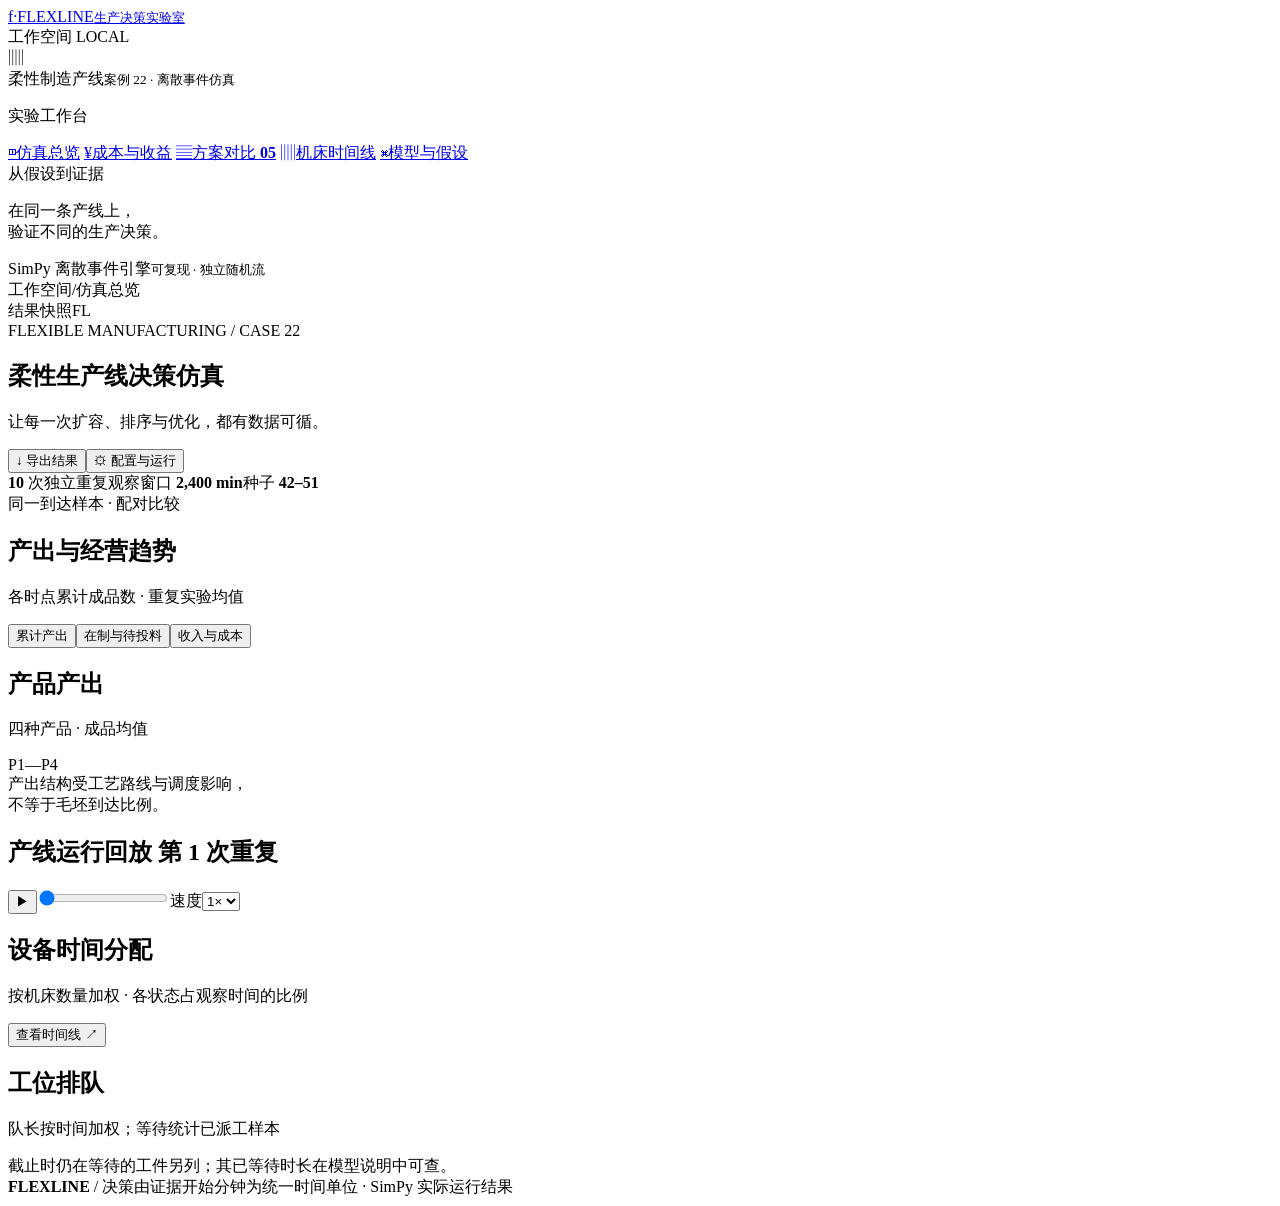
<file: src/soft_procedure/web/index.html>
<!doctype html>
<html lang="zh-CN">
<head>
  <meta charset="utf-8">
  <meta name="viewport" content="width=device-width, initial-scale=1">
  <meta name="color-scheme" content="light">
  <meta name="description" content="基于 SimPy 的多品种柔性生产线决策仿真工作台。比较产能、销售收入、运行成本与扩容回收期。">
  <title>Flexline · 柔性生产线决策仿真</title>
  <style>__STYLES__</style>
</head>
<body>
<aside class="sidebar">
  <a class="brand" href="#overview" aria-label="Flexline 仿真总览"><span class="brand-mark">f<span>·</span></span><span>FLEXLINE<small>生产决策实验室</small></span></a>
  <div class="project-label">工作空间 <span>LOCAL</span></div>
  <div class="project-card"><span class="project-icon">▥</span><div>柔性制造产线<small>案例 22 · 离散事件仿真</small></div></div>
  <p class="nav-label">实验工作台</p>
  <nav aria-label="主导航">
    <a href="#overview" data-view="overview"><span>◫</span>仿真总览</a>
    <a href="#economics" data-view="economics"><span>¥</span>成本与收益</a>
    <a href="#comparison" data-view="comparison"><span>▤</span>方案对比 <b>05</b></a>
    <a href="#timeline" data-view="timeline"><span>▥</span>机床时间线</a>
    <a href="#model" data-view="model"><span>⌘</span>模型与假设</a>
  </nav>
  <div class="sidebar-note"><span class="tiny-label">从假设到证据</span><p>在同一条产线上，<br>验证不同的生产决策。</p><div class="mini-line"><i></i><i></i><i></i><i></i><i></i></div></div>
  <div class="engine-label"><span class="dot"></span> SimPy 离散事件引擎<small>可复现 · 独立随机流</small></div>
</aside>
<div class="workspace">
  <header class="topbar"><div><span class="muted">工作空间</span><span class="slash">/</span><span id="breadcrumb">仿真总览</span></div><div class="top-right"><span id="mode-badge" class="mode-badge">结果快照</span><span class="avatar">FL</span></div></header>
  <main>
    <section class="page-heading"><div><div class="eyebrow"><span></span> FLEXIBLE MANUFACTURING / CASE 22</div><h1>柔性生产线<span>决策仿真</span></h1><p>让每一次扩容、排序与优化，都有数据可循。</p></div><div class="header-actions"><button class="button secondary" id="export-button">↓ <span>导出结果</span></button><button class="button primary" id="config-button"><span>⚙</span> 配置与运行</button></div></section>
    <div id="run-status" class="status-message" role="status" aria-live="polite" hidden></div>
    <div class="context-strip"><span><i class="dot"></i> <b id="run-count">10</b> 次独立重复</span><span>观察窗口 <b id="horizon-label">2,400 min</b></span><span>种子 <b id="seed-label">42–51</b></span><span class="context-tail" id="generated-label"></span></div>
    <div class="scenario-bar"><div id="scenario-tabs" class="scenario-tabs" role="group" aria-label="选择方案"></div><span class="scenario-hint">同一到达样本 · 配对比较</span></div>

    <section id="view-overview" class="view">
      <div class="metric-grid" id="metrics"></div>
      <div class="economics-strip" id="economics-strip" aria-label="当前方案经济指标"></div>
      <div class="chart-grid">
        <article class="panel trend-panel"><div class="panel-heading"><div><h2>产出与经营趋势</h2><p id="trend-subtitle">各时点累计成品数 · 重复实验均值</p></div><div class="segmented" aria-label="趋势指标"><button class="active" data-trend="completed">累计产出</button><button data-trend="inventory">在制与待投料</button><button data-trend="economics">收入与成本</button></div></div><div id="trend-chart" class="trend-chart"></div><div class="chart-legend" id="trend-legend"></div></article>
        <article class="panel product-panel"><div class="panel-heading"><div><h2>产品产出</h2><p>四种产品 · 成品均值</p></div><span class="small-tag">P1—P4</span></div><div id="product-chart"></div><div class="subtle-note">产出结构受工艺路线与调度影响，<br>不等于毛坯到达比例。</div></article>
      </div>
      <article class="panel replay-panel"><div class="panel-heading"><div><h2>产线运行回放 <span class="small-tag">第 1 次重复</span></h2><p id="replay-subtitle"></p></div><div id="product-filters" class="product-filters" role="group" aria-label="高亮产品路线"></div></div><div class="flow-meta"><span id="route-description"></span><span id="replay-inventory"></span></div><div id="production-line" class="production-line"></div><div class="playback"><button id="play-button" class="icon-button" aria-label="播放回放">▶</button><span id="playback-time" class="mono"></span><input id="time-slider" type="range" min="0" max="2400" step="20" value="0" aria-label="回放时间"><span class="playback-end" id="playback-end"></span><label class="speed-label">速度<select id="playback-speed" aria-label="回放速度"><option value="1">1×</option><option value="2">2×</option><option value="4">4×</option></select></label></div><div class="state-legend" id="state-legend"></div></article>
      <div class="resource-grid">
        <article class="panel"><div class="panel-heading"><div><h2>设备时间分配</h2><p>按机床数量加权 · 各状态占观察时间的比例</p></div><button class="text-button" data-navigate="timeline">查看时间线 ↗</button></div><div id="utilization-chart"></div><div id="station-detail" class="station-detail"></div></article>
        <article class="panel"><div class="panel-heading"><div><h2>工位排队</h2><p>队长按时间加权；等待统计已派工样本</p></div></div><div id="queue-table"></div><div class="subtle-note">截止时仍在等待的工件另列；其已等待时长在模型说明中可查。</div></article>
      </div>
      <div id="insight" class="insight"></div>
    </section>

    <section id="view-economics" class="view" hidden>
      <div class="section-intro"><div><div class="eyebrow">PRODUCTION ECONOMICS</div><h2>从完工产量，到经营贡献</h2><p id="economics-subtitle"></p></div><span class="small-tag">人民币 · 元</span></div>
      <div class="metric-grid economic-metrics" id="economic-metrics"></div>
      <div class="economic-grid">
        <article class="panel"><div class="panel-heading"><div><h2>产品收入构成</h2><p>实际完工结构 × 各产品售价 · 重复实验均值</p></div></div><div id="revenue-table" class="table-scroll"></div><p class="subtle-note">假设成品全部售出；期末在制品与线外毛坯不计销售收入。</p></article>
        <article class="panel"><div class="panel-heading"><div><h2>运行成本如何计入</h2><p id="cost-basis-label"></p></div></div><div id="cost-ledger"></div><p class="subtle-note">经营贡献 = 销售收入 − 运行成本。材料、人工、折旧、税费及其他未提供的费用未计入，不代表净利润。</p></article>
      </div>
      <article class="panel"><div class="panel-heading"><div><h2>五个方案的经济表现</h2><p>经营贡献均值与 95% t 区间 · 购置投资单列</p></div><button class="text-button" id="download-economics">下载经济对比 CSV ↓</button></div><div id="economics-chart" class="horizontal-chart"></div><div id="economics-table" class="table-scroll"></div></article>
      <article class="panel investment-panel"><div class="panel-heading"><div><h2>M4 扩容能否收回投资</h2><p>始终与当前基准比较 · 简单回收期按配对平均经营贡献增量计算</p></div><span class="small-tag">增量分析</span></div><div id="investment-analysis"></div><p class="subtle-note">回收期假设后续每个观察期重复同等收益，未考虑贴现、寿命与产线爬坡。消除换模、无故障是理想对照，实施费用未知。</p></article>
    </section>

    <section id="view-comparison" class="view" hidden>
      <article class="panel"><div class="panel-heading"><div><h2>同一条产线，五种决策</h2><p>点估计与 95% t 置信区间 · 每个种子对应一组配对实验</p></div><div class="segmented" aria-label="方案比较指标"><button class="active" data-comparison="completed">成品产量</button><button data-comparison="operating_contribution">经营贡献</button></div></div><div id="comparison-chart"></div><div id="comparison-table" class="table-scroll"></div></article>
      <div class="comparison-notes"><article class="panel"><h3>如何读差值</h3><p>相对基准的产量和经营贡献均按同种子逐轮相减，再计算均值和 95% t 区间。区间跨越 0 时，当前重复实验不足以确认变化方向。</p></article><article class="panel"><h3>产能之外，还要看什么</h3><p>产品售价不同，产量排名不一定等于经营贡献排名。同类优先也可能延长等待。<a href="#economics">查看成本、收益与扩容回收期 ↗</a></p></article></div>
      <article class="panel"><div class="panel-heading"><div><h2>逐轮实验记录</h2><p>当前选中方案 · 原始样本用于复核均值与波动</p></div><button class="text-button" id="download-runs">下载逐轮 CSV ↓</button></div><div id="runs-table" class="table-scroll"></div></article>
    </section>

    <section id="view-timeline" class="view" hidden>
      <article class="panel"><div class="panel-heading"><div><h2>每一台机床的时间去向</h2><p id="timeline-subtitle"></p></div><label class="inline-label">工位<select id="timeline-station" aria-label="筛选时间线工位"><option value="all">全部工位</option><option>M1</option><option>M2</option><option>M3</option><option>M4</option><option>M5</option></select></label></div><div id="timeline-legend" class="state-legend"></div><div class="table-scroll"><div id="gantt-chart"></div></div><p class="subtle-note">悬停或聚焦色块，查看状态区间、产品与工件编号。零时长状态不绘制。</p></article>
      <article class="panel"><div class="panel-heading"><div><h2>状态事件记录</h2><p>当前筛选范围中最后 60 段非零状态区间 · 与上方时间线一致</p></div></div><div id="events-table" class="table-scroll"></div></article>
    </section>

    <section id="view-model" class="view" hidden>
      <div class="model-grid"><article class="panel"><div class="panel-heading"><div><h2>工艺路线与产品构成</h2><p>来自本地《案例二十二》；工序时间为加工均值，单位 min</p></div></div><div id="routes-table" class="table-scroll"></div></article><article class="panel"><h2>模型边界</h2><p class="model-intro">一个 Job 表示一件产品；Station 管理缓冲与派工；Machine 保存独立的模具、加工和故障状态。</p><div class="model-flow"><span>外部到达</span><i>→</i><span>有限缓冲</span><i>→</i><span>单台机床</span><i>→</i><span>成品</span></div><p class="subtle-note">下游满载时，上游保持占机；尚未投料的毛坯留在线外。</p></article></div>
      <article class="panel"><div class="panel-heading"><div><h2>统计口径</h2><p>均值不掩盖截止时仍未完成的工作</p></div><span class="small-tag">可追溯</span></div><div class="definitions"><div><h3>产量与置信区间</h3><p>仅计窗口内离开最终工位的成品。主指标为各次实验均值；95% t 区间描述重复实验均值的不确定性，1 次重复不计算区间。</p></div><div><h3>周期与排队等待</h3><p>周期从外部到达到成品完成，含待投料时间，仅统计已完成件；排队等待从进入工位缓冲到派工，不含换模。没有样本时显示 —。</p></div><div><h3>利用率与平均队长</h3><p>加工利用率 = 加工时长 / 总可用机床时间；换模、维修、阻塞、空闲单独记录。平均队长 = 队长曲线面积 / 观察时长。</p></div><div><h3>配对与回放</h3><p>各方案共享到达清单和按工件、工序绑定的加工样本。回放仅展示每方案第 1 次重复；保留的机床故障流按机床名称固定。</p></div></div><div id="censored-table" class="table-scroll"></div></article>
      <article class="panel"><div class="panel-heading"><div><h2>明确写下的建模假设</h2><p>原文未完全指定的实现口径，沿用参考对话并保持可配置</p></div></div><ol id="assumptions"></ol></article>
      <article class="panel source-panel"><h2>来源与复现</h2><p>参数依据：<strong>案例二十二.docx</strong>。框架依据：项目内 SimPy 实现与参数契约。事件终止语义：<a href="https://simpy.readthedocs.io/en/stable/topical_guides/environments.html" target="_blank" rel="noreferrer">SimPy 官方文档 ↗</a>。</p><code>uv run soft-procedure experiments --replications 10 --seed 42</code><p class="subtle-note">outputs/ 保存 HTML、JSON、逐轮汇总，以及每方案第 1 次重复的工件、工序、队列和状态 CSV。</p><div id="model-config" class="table-scroll"></div></article>
    </section>
    <footer><span><b>FLEXLINE</b> / 决策由证据开始</span><span>分钟为统一时间单位 · SimPy 实际运行结果</span></footer>
  </main>
</div>
<dialog id="config-dialog" class="config-dialog"><form id="config-form"><div class="dialog-heading"><div class="eyebrow">EXPERIMENT SETTINGS</div><h2>配置下一次实验</h2><button type="button" class="close-button" data-close="config-dialog" aria-label="关闭参数配置">×</button><p>一次运行包含基准与四个对照方案。</p></div><div class="form-body"><h3>实验设置</h3><div class="form-grid" id="main-fields"></div><h3>售价与成本</h3><div class="form-grid" id="price-fields"></div><div class="form-grid cost-fields" id="cost-fields"></div><label class="full-field">运行成本计费口径<select name="operating_cost_basis" id="cost-basis-select"></select></label><p class="subtle-note">默认仅加工与换模计费，维修、阻塞、空闲不计费。购置投资单独列示，经营贡献仅扣除已知运行成本。</p><h3>机床与缓冲</h3><div id="machine-fields" class="machine-fields"></div><div class="form-grid" id="resource-fields"></div><h3>到达与故障</h3><div class="form-grid" id="arrival-fields"></div><label class="checkbox-field"><input type="checkbox" name="failures_enabled"> 启用设备故障</label><label class="full-field">基准调度规则<select name="policy_name"><option value="fifo">FIFO · 先入先出</option><option value="same_family">同类优先</option><option value="aging">超时优先 · 兼顾同类</option></select></label><p class="subtle-note">超时阈值、回放采样间隔与其他参数可在 JSON 配置中修改。M4 对照始终在当前基准上增加 1 台。</p><div id="form-error" class="form-error" role="alert" hidden></div></div><div class="dialog-footer"><button type="button" class="text-button" id="reset-config">恢复案例参数</button><button type="submit" class="button primary" id="run-button">▶ 运行 5 组实验</button></div></form></dialog>
<dialog id="export-dialog" class="export-dialog"><div class="dialog-heading"><h2>导出本次实验</h2><button class="close-button" data-close="export-dialog" aria-label="关闭导出">×</button><p>保留当前数据，方便分享与复核。</p></div><div class="export-options"><button data-export="html"><b>HTML 交互快照 <span>↗</span></b><small>内嵌结果，可离线查看、筛选和回放</small></button><button data-export="json"><b>JSON 完整面板数据 <span>↓</span></b><small>方案、统计、逐轮数据与第一轮回放</small></button><button data-export="csv"><b>CSV 逐轮汇总 <span>↓</span></b><small>产量、收入、成本与经营贡献，UTF-8 编码</small></button><button data-export="economics"><b>CSV 经济对比 <span>↓</span></b><small>经营贡献配对区间、新增投资与回收期</small></button></div></dialog>
<div id="toast" class="toast" role="status" hidden></div>
<script type="application/json" id="simulation-data">__SIMULATION_DATA__</script>
<script>__SCRIPT__</script>
</body>
</html>
</file>
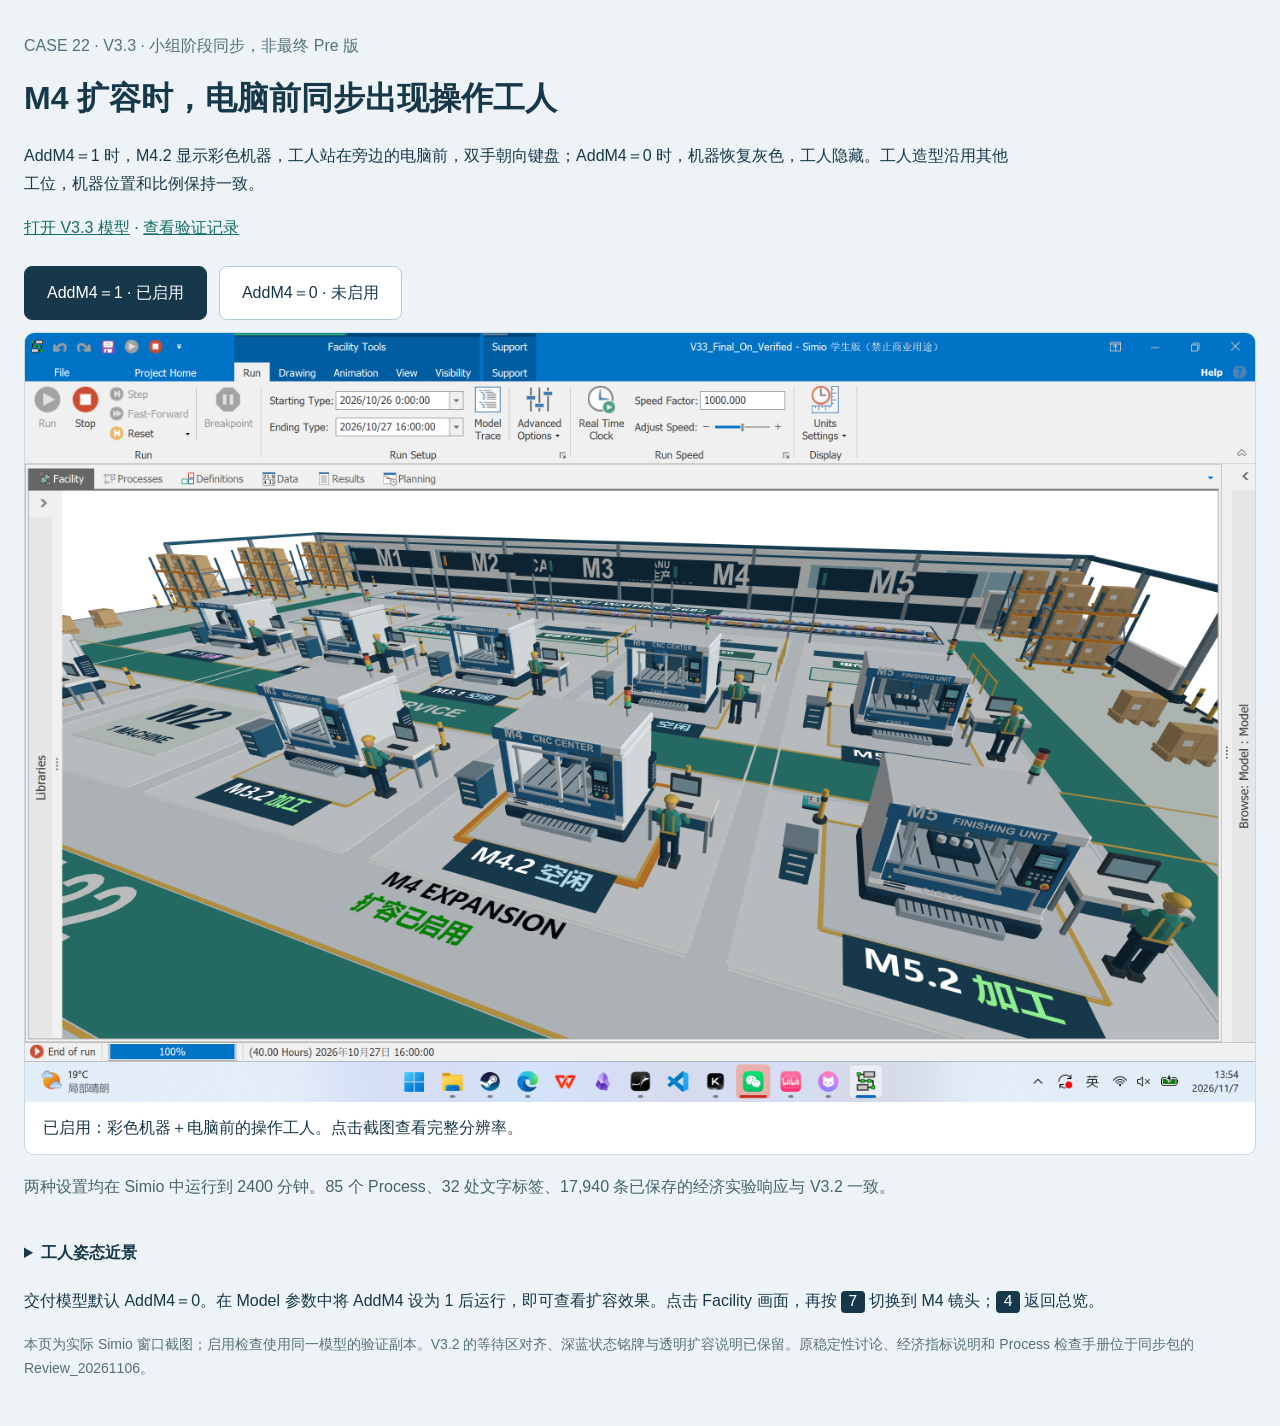
<file: simio-model/M4工人联动对照.html>
<!doctype html><html lang="zh-CN"><head><meta charset="utf-8"><meta name="viewport" content="width=device-width,initial-scale=1"><title>Case22 V3.3 · M4 工人联动</title>
<style>*{box-sizing:border-box}body{margin:0;background:#edf3f6;color:#17384a;font:16px/1.75 "Microsoft YaHei",sans-serif}main{max-width:1440px;margin:auto;padding:32px 24px}header{max-width:1000px}h1{font-size:32px;margin:10px 0}.eyebrow{color:#53727e}a{color:#176e68}nav{display:flex;gap:12px;flex-wrap:wrap;margin:24px 0 12px}button{cursor:pointer;border:1px solid #b6ccd6;border-radius:8px;padding:12px 22px;background:white;color:#17384a;font:inherit}button[aria-pressed=true]{background:#17384a;color:white;border-color:#17384a}figure{margin:0;border:1px solid #cad9e0;border-radius:10px;overflow:hidden;background:white}img{display:block;width:100%;height:auto}figcaption{padding:12px 18px}.checks{padding:18px 0;color:#45636e}details{margin:20px 0}summary{cursor:pointer;font-weight:600}kbd{background:#17384a;color:white;border-radius:4px;padding:2px 7px}.small{font-size:14px;color:#56717c}@media(max-width:700px){main{padding:24px 12px}h1{font-size:26px}}</style></head>
<body><main><header><div class="eyebrow">CASE 22 · V3.3 · 小组阶段同步，非最终 Pre 版</div><h1>M4 扩容时，电脑前同步出现操作工人</h1><p>AddM4＝1 时，M4.2 显示彩色机器，工人站在旁边的电脑前，双手朝向键盘；AddM4＝0 时，机器恢复灰色，工人隐藏。工人造型沿用其他工位，机器位置和比例保持一致。</p><p><a href="Case22_Classroom_Showcase_V3_3.spfx">打开 V3.3 模型</a> · <a href="validation.json">查看验证记录</a></p></header>
<nav aria-label="切换 M4 状态截图"><button id="on" aria-pressed="true" onclick="showState(true)">AddM4＝1 · 已启用</button><button id="off" aria-pressed="false" onclick="showState(false)">AddM4＝0 · 未启用</button></nav>
<figure><a id="full" href="screenshots/M4_on.png" target="_blank"><img id="preview" src="screenshots/M4_on.png" alt="M4.2 彩色机器，电脑前有操作工人"></a><figcaption id="caption">已启用：彩色机器＋电脑前的操作工人。点击截图查看完整分辨率。</figcaption></figure>
<div class="checks">两种设置均在 Simio 中运行到 2400 分钟。85 个 Process、32 处文字标签、17,940 条已保存的经济实验响应与 V3.2 一致。</div>
<details><summary>工人姿态近景</summary><figure><a href="screenshots/M4_on_detail.png" target="_blank"><img src="screenshots/M4_on_detail.png" loading="lazy" alt="M4.2 工人站在电脑前的运行截图"></a></figure></details>
<p>交付模型默认 AddM4＝0。在 Model 参数中将 AddM4 设为 1 后运行，即可查看扩容效果。点击 Facility 画面，再按 <kbd>7</kbd> 切换到 M4 镜头；<kbd>4</kbd> 返回总览。</p>
<p class="small">本页为实际 Simio 窗口截图；启用检查使用同一模型的验证副本。V3.2 的等待区对齐、深蓝状态铭牌与透明扩容说明已保留。原稳定性讨论、经济指标说明和 Process 检查手册位于同步包的 Review_20261106。</p>
</main><script>function showState(on){const src=on?'screenshots/M4_on.png':'screenshots/M4_off.png';document.getElementById('preview').src=src;document.getElementById('full').href=src;document.getElementById('preview').alt=on?'M4.2 彩色机器，电脑前有操作工人':'M4.2 灰色机器，电脑前没有工人';document.getElementById('caption').textContent=on?'已启用：彩色机器＋电脑前的操作工人。点击截图查看完整分辨率。':'未启用：灰色机器，电脑前没有工人。点击截图查看完整分辨率。';document.getElementById('on').setAttribute('aria-pressed',String(on));document.getElementById('off').setAttribute('aria-pressed',String(!on));}</script></body></html>
</file>
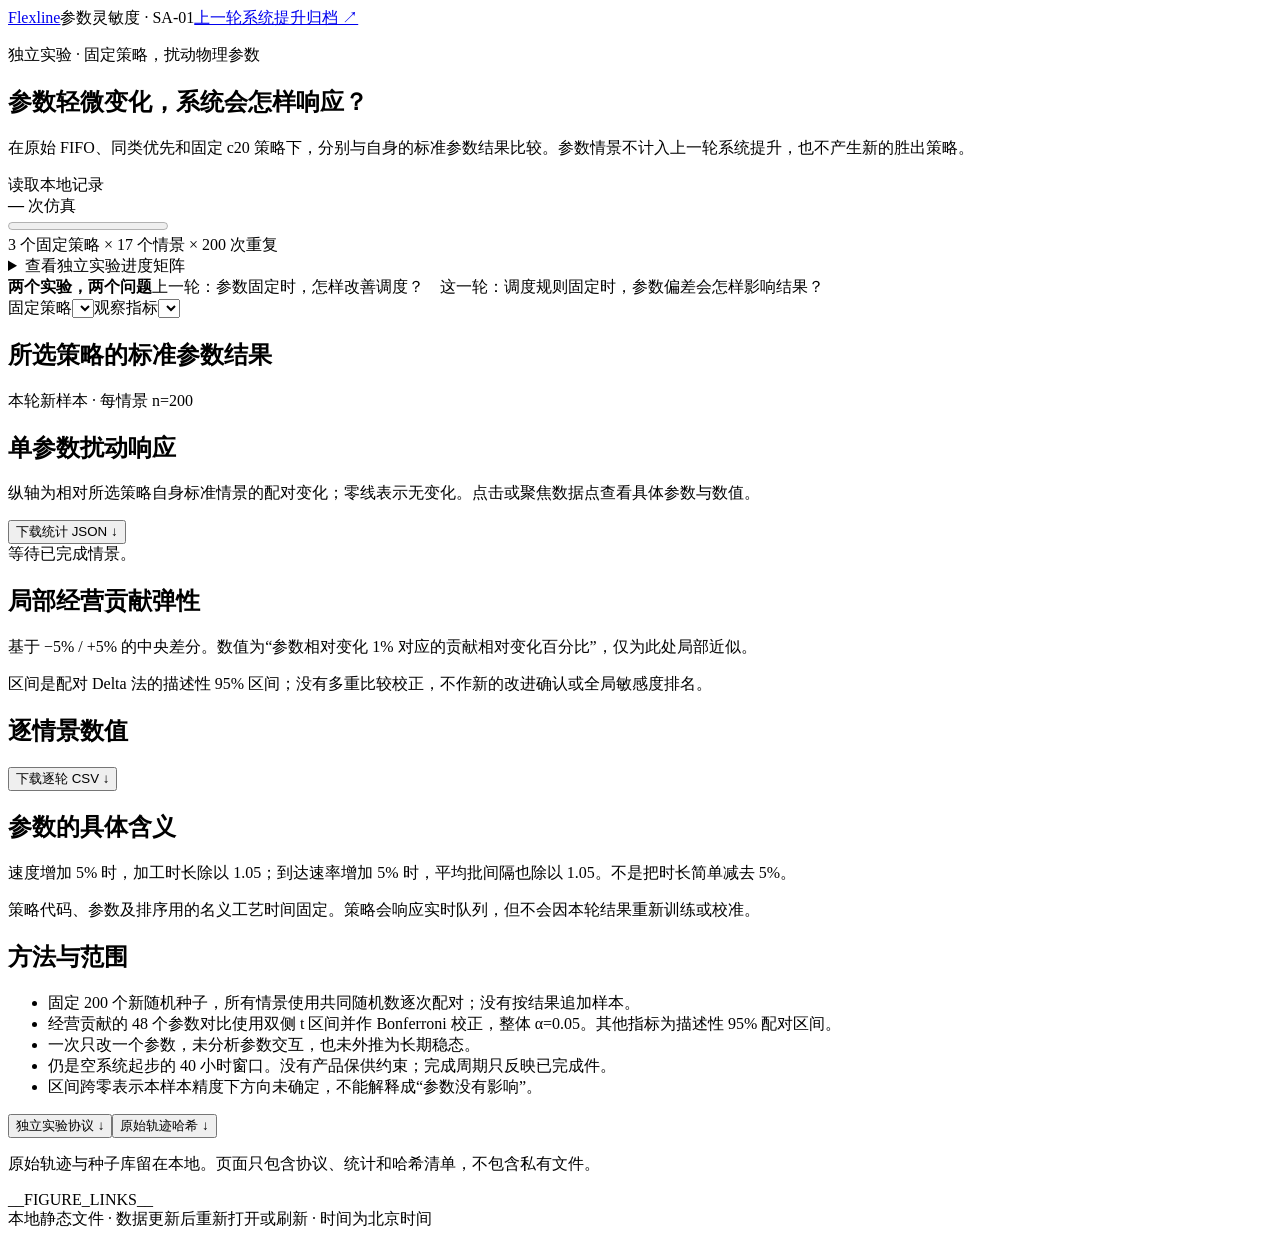
<file: research/sensitivity/index.template.html>
<!doctype html>
<html lang="zh-CN"><head><meta charset="utf-8"><meta name="viewport" content="width=device-width,initial-scale=1"><meta name="description" content="固定调度策略下的独立物理参数灵敏度分析。"><title>Flexline · 独立参数灵敏度分析</title><style>__STYLES__</style></head>
<body><header><a href="../flexline/index.html" class="brand">Flexline</a><span>参数灵敏度 · SA-01</span><a class="previous" href="../flexline/index.html">上一轮系统提升归档 ↗</a></header>
<main><section class="heading"><div><p class="eyebrow">独立实验 · 固定策略，扰动物理参数</p><h1>参数轻微变化，系统会怎样响应？</h1><p class="intro">在原始 FIFO、同类优先和固定 c20 策略下，分别与自身的标准参数结果比较。参数情景不计入上一轮系统提升，也不产生新的胜出策略。</p></div><span class="tag" id="status">读取本地记录</span></section>
<section class="progress-panel" aria-label="运行进度"><div class="progress-top"><div><strong id="run-count">—</strong><span> 次仿真</span></div><span id="updated"></span></div><progress id="progress" max="10200" value="0"></progress><div class="progress-foot"><span>3 个固定策略 × 17 个情景 × 200 次重复</span><span id="active"></span></div><details><summary>查看独立实验进度矩阵</summary><div class="table-scroll" id="matrix"></div></details></section>
<div class="guardrail"><b>两个实验，两个问题</b><span>上一轮：参数固定时，怎样改善调度？　这一轮：调度规则固定时，参数偏差会怎样影响结果？</span></div>
<section class="filters" aria-label="结果筛选"><label>固定策略<select id="policy"></select></label><label>观察指标<select id="metric"></select></label><p id="interval-note"></p></section>
<section><div class="section-heading"><h2>所选策略的标准参数结果</h2><span>本轮新样本 · 每情景 n=200</span></div><div class="baseline" id="baseline"></div><p class="small" id="products"></p></section>
<section><div class="section-heading"><div><h2>单参数扰动响应</h2><p>纵轴为相对所选策略自身标准情景的配对变化；零线表示无变化。点击或聚焦数据点查看具体参数与数值。</p></div><button id="download-summary">下载统计 JSON ↓</button></div><div class="charts" id="charts"></div><div id="point-detail" class="point-detail" aria-live="polite">等待已完成情景。</div></section>
<section class="panel"><div class="section-heading"><div><h2>局部经营贡献弹性</h2><p>基于 −5% / +5% 的中央差分。数值为“参数相对变化 1% 对应的贡献相对变化百分比”，仅为此处局部近似。</p></div></div><div class="table-scroll" id="elasticity"></div><p class="small">区间是配对 Delta 法的描述性 95% 区间；没有多重比较校正，不作新的改进确认或全局敏感度排名。</p></section>
<section class="panel"><div class="section-heading"><h2>逐情景数值</h2><button id="download-csv">下载逐轮 CSV ↓</button></div><div class="table-scroll" id="results"></div></section>
<section class="two-columns"><article class="panel"><h2>参数的具体含义</h2><div id="parameters"></div><p>速度增加 5% 时，加工时长除以 1.05；到达速率增加 5% 时，平均批间隔也除以 1.05。不是把时长简单减去 5%。</p><p>策略代码、参数及排序用的名义工艺时间固定。策略会响应实时队列，但不会因本轮结果重新训练或校准。</p></article><article class="panel"><h2>方法与范围</h2><ul><li>固定 200 个新随机种子，所有情景使用共同随机数逐次配对；没有按结果追加样本。</li><li>经营贡献的 48 个参数对比使用双侧 t 区间并作 Bonferroni 校正，整体 α=0.05。其他指标为描述性 95% 配对区间。</li><li>一次只改一个参数，未分析参数交互，也未外推为长期稳态。</li><li>仍是空系统起步的 40 小时窗口。没有产品保供约束；完成周期只反映已完成件。</li><li>区间跨零表示本样本精度下方向未确定，不能解释成“参数没有影响”。</li></ul><div class="downloads"><button id="download-protocol">独立实验协议 ↓</button><button id="download-manifest">原始轨迹哈希 ↓</button></div><p class="small">原始轨迹与种子库留在本地。页面只包含协议、统计和哈希清单，不包含私有文件。</p></article></section>
__FIGURE_LINKS__
<footer><span id="study-id"></span><span>本地静态文件 · 数据更新后重新打开或刷新 · 时间为北京时间</span></footer></main>
<script>window.SENSITIVITY_DATA=__DATA__;</script><script>__SCRIPT__</script></body></html>
</file>
